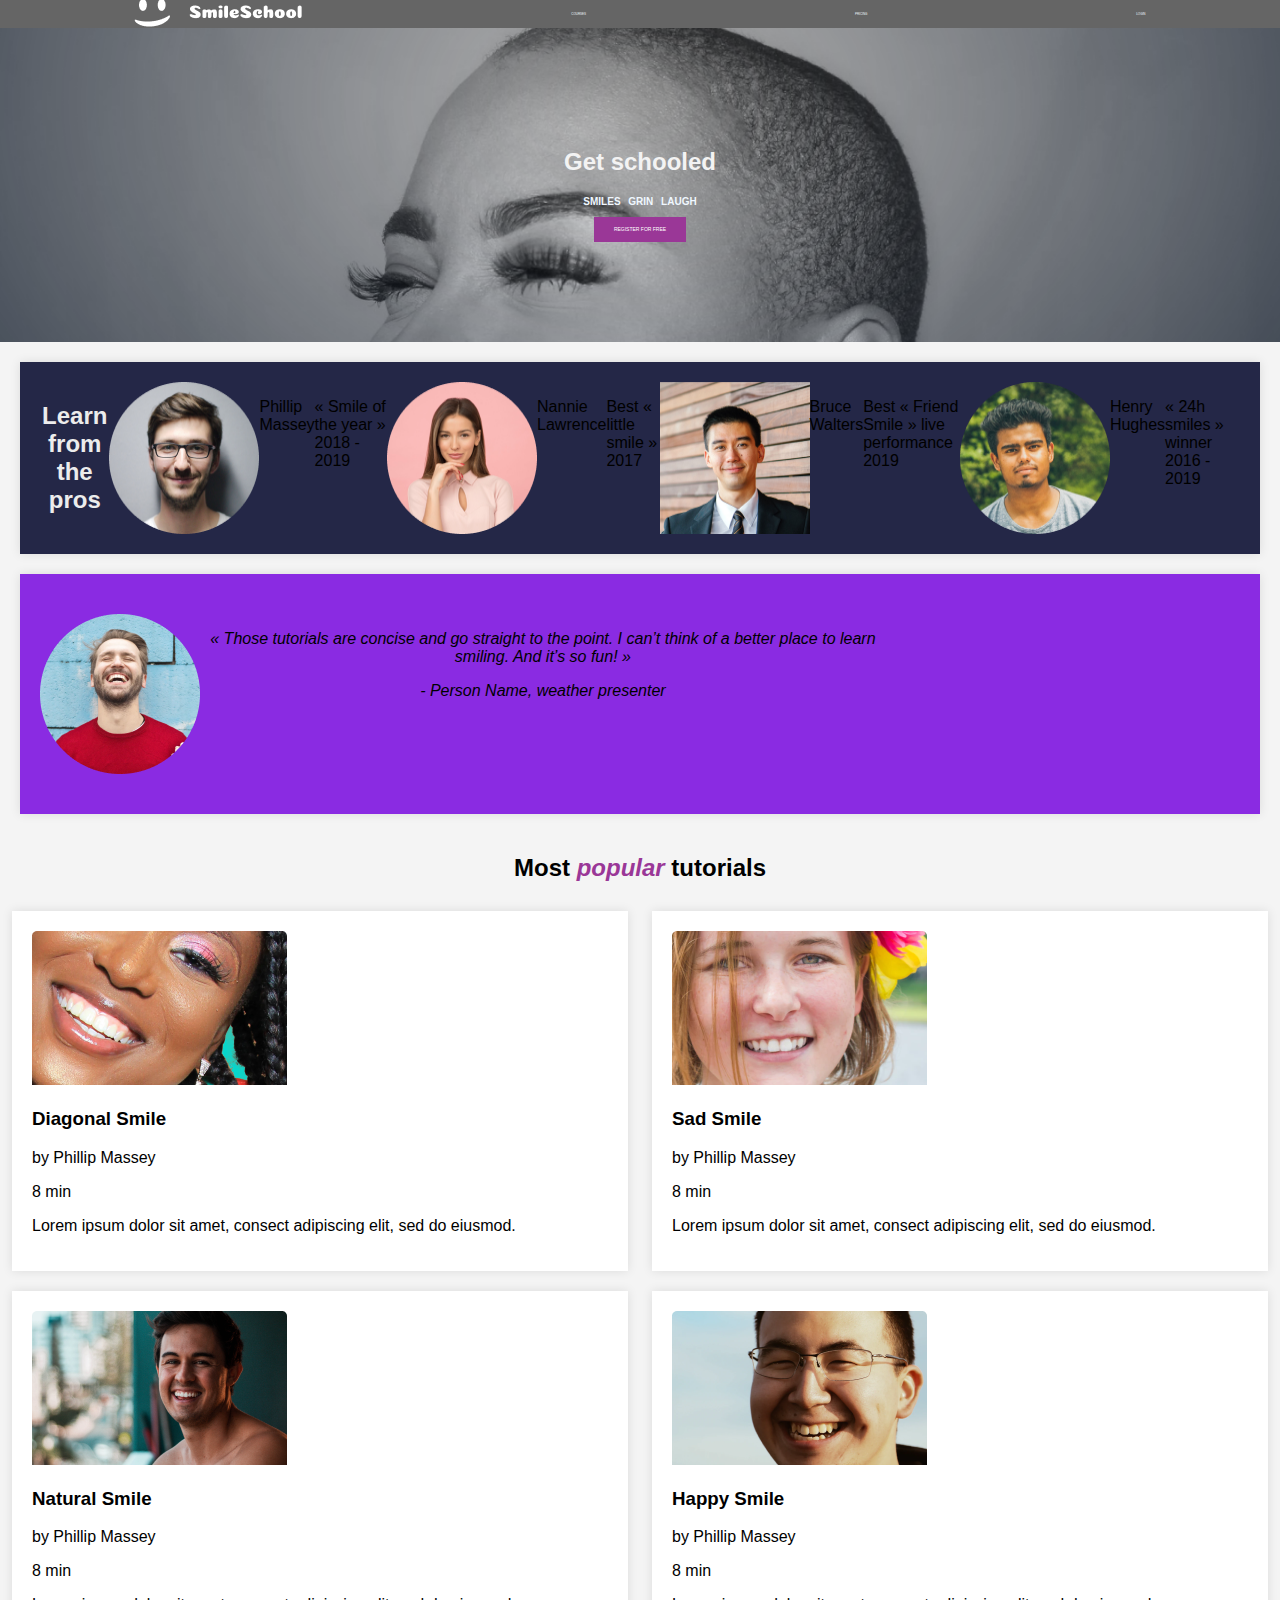
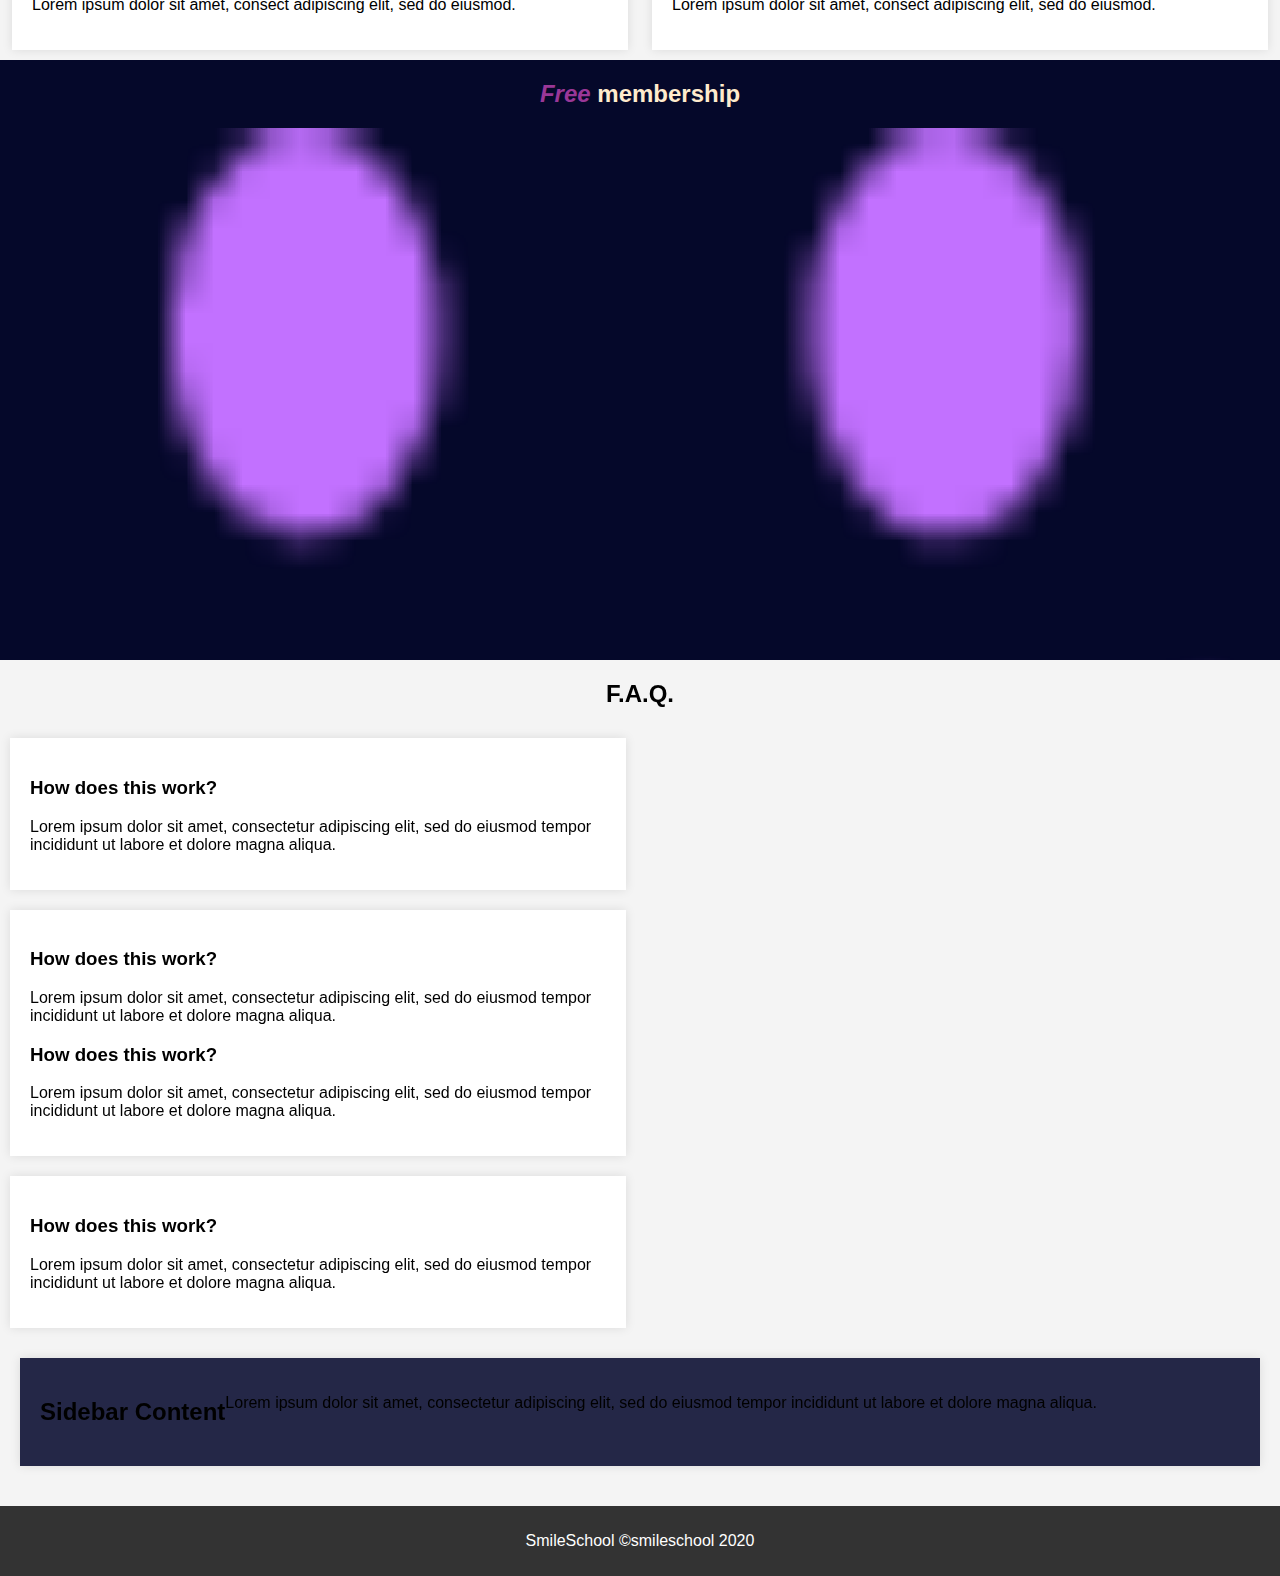
<file: css_advanced/index.html>
<!DOCTYPE html>
<html lang="en">
<head>
    <meta charset="UTF-8">
    <meta name="viewport" content="width=device-width, initial-scale=1.0">
    <title>Smile School</title>
    <style>
        .Friend{
            color: rgb(243, 243, 243);
        }
        a{
            color: aliceblue;
            text-decoration: none;
        }
    </style>
    <link href="base.css" rel="stylesheet">
    <link href="styles.css" rel="stylesheet">
    <style>
        h2{
            text-align: center;
        }
    </style>
</head>
<body class="works_on_smartphone">
    <header> <img src ="images/logo.png" alt="Smile School">
        <a href="#">COURSES</a>
        <a href="#">PRICING</a>
        <a href="#">LOGIN</a>
    </header>

    <div class="hero"> 
           
        </nav>
       
        <h2 class="Friend">Get schooled</h2>
        <h3 style="font-size: x-small;
        color: aliceblue;
        word-spacing: 5px;">SMILES    GRIN   LAUGH</h3>
        <button>REGISTER FOR FREE</button>
    </div>

    <main>
        <article>
            <section class="section">
                <h2 style="color: rgb(236, 236, 236);">Learn from the pros</h2>
                <img src="images/1.png" alt="a pic of phillip Massey"><p>Phillip Massey </p>
                <p>« Smile of the year » 
                     2018 - 2019</p>
               <img src="images/3.png" alt="nannie lawrence"> <p> Nannie Lawrence </p> <p>Best « little smile » 2017</p>
               <img src="images/2.png" alt="Bruce Walters"> <p> Bruce Walters </p> <p>Best « Friend Smile » live performance 2019</p>
              <img src="images/4.png " alt=" Henry Hughes">  <p> Henry Hughes</p> <p>« 24h smiles » winner 2016 - 2019</p>
            </section>

            <section class="section " style="background-color: blueviolet;">
                <div class="testimonial">
                    <img src="images/5.png" alt="">
                    <p>« Those tutorials are concise and go straight to the point. I can’t think of a better place to learn smiling. And it’s so fun! »</p>
                    <p>- Person Name, weather presenter</p>
                </div>
            </section>

            <article class="flex artical">
                <h2>Most <em>popular</em> tutorials</h2>
                <div class="tutorials">
                    <div class="tutorial">
                        <img src="images/9.png" alt="">
                        <h3>Diagonal Smile</h3>
                        <p>by Phillip Massey</p>
                        <p>8 min</p>
                        <p>Lorem ipsum dolor sit amet, consect adipiscing elit, sed do eiusmod.</p>
                    </div>
                    <div class="tutorial">
                        <img src="images/7.png" alt="">
                        <h3>Sad Smile</h3>
                        <p>by Phillip Massey</p>
                        <p>8 min</p>
                        <p>Lorem ipsum dolor sit amet, consect adipiscing elit, sed do eiusmod.</p>
                    </div>
                    <div class="tutorial">
                        <img src="images/8.png" alt="">
                        <h3>Natural Smile</h3>
                        <p>by Phillip Massey</p>
                        <p>8 min</p>
                        <p>Lorem ipsum dolor sit amet, consect adipiscing elit, sed do eiusmod.</p>
                    </div>
                    <div class="tutorial">
                        <img src="images/6.png" alt="">
                        <h3>Happy Smile</h3>
                        <p>by Phillip Massey</p>
                        <p>8 min</p>
                        <p>Lorem ipsum dolor sit amet, consect adipiscing elit, sed do eiusmod.</p>
                    </div>
                </div>
            </article>

            <article class="container">
                <h2 style="color: blanchedalmond;"><em>Free</em> membership</h2>
                <img src="images/smile.png" alt=""><p style="color: blanchedalmond;">Lorem ipsum dolor sit amet, consectetur adipiscing elit.</p>
                <button>REGISTER FOR FREE</button>
            </article>

            <article class=" faq">
                <h2 style="text-align: center;">F.A.Q.</h2>
                <div class="faq-item">
                    <h3>How does this work?</h3>
                    <p>Lorem ipsum dolor sit amet, consectetur adipiscing elit, sed do eiusmod tempor incididunt ut labore et dolore magna aliqua.</p>
                </div>
                <div class="faq-item">
                    <h3>How does this work?</h3>
                    <p>Lorem ipsum dolor sit amet, consectetur adipiscing elit, sed do eiusmod tempor incididunt ut labore et dolore magna aliqua.<class="faq-item">
                    <h3>How does this work?</h3>
                    <p>Lorem ipsum dolor sit amet, consectetur adipiscing elit, sed do eiusmod tempor incididunt ut labore et dolore magna aliqua.</p>
                </div>
                <div class="faq-item">
                    <h3>How does this work?</h3>
                    <p>Lorem ipsum dolor sit amet, consectetur adipiscing elit, sed do eiusmod tempor incididunt ut labore et dolore magna aliqua.</p>
                </div>
            </article>
        </article>

        <aside>
            <section class="section">
                <h2>Sidebar Content</h2>
                <p>Lorem ipsum dolor sit amet, consectetur adipiscing elit, sed do eiusmod tempor incididunt ut labore et dolore magna aliqua.</p>
            </section>
        </aside>
    </main>

    <footer>
        <p>SmileSchool ©smileschool 2020</p>
    </footer>
</body>
</html>
</file>
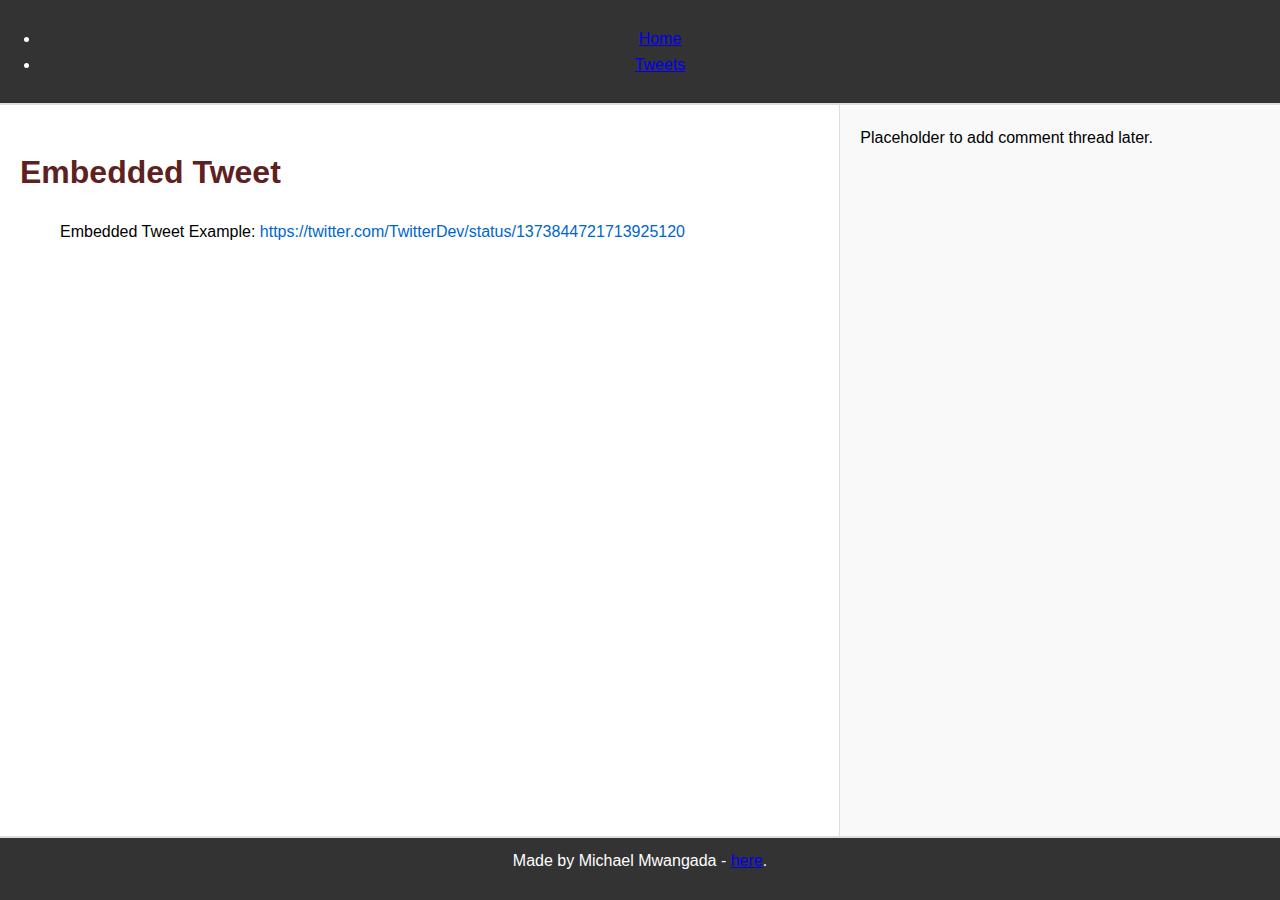
<file: css_basic/tweets.html>
<!DOCTYPE html>
<html lang="en">
<head>
    <meta charset="UTF-8">
    <meta name="viewport" content="width=device-width, initial-scale=1.0">
    <title>Tweets</title>
    <link href="base.css" rel="stylesheet">
<link href="styles.css" rel="stylesheet">
</head>
<body>
    <header>
        <ul>
            <li><a href="index.html">Home</a></li>
            <li><a href="tweets.html">Tweets</a></li>
        </ul>
    </header>

    <main>
        <article>
            <h1>Embedded Tweet</h1>
            <blockquote class="twitter-tweet">
                <p lang="en" dir="ltr">Embedded Tweet Example: <a href="https://twitter.com/TwitterDev/status/1373844721713925120">https://twitter.com/TwitterDev/status/1373844721713925120</a></p>
            </blockquote>
            <script async src="https://platform.twitter.com/widgets.js" charset="utf-8"></script>
        </article>

        <aside>
            <p>Placeholder to add comment thread later.</p>
        </aside>
    </main>

    <footer>
        <p>Made by Michael Mwangada - <a href="https://x.com/home" target="_parent">here</a>.</p>
    </footer>
</body>
</html>
</file>
<file: css_advanced/base.css>
/* Base CSS styling */
body {
    margin: 0;
    font-family: Arial, sans-serif;
    background-color: #f4f4f4;
}

header {
    background-color: #00000096;
    color: white;
    text-align: center;

    padding: 0.5Px 0;
    display: flex;
    flex-direction: row;
    height: 27px;
    justify-content: space-around;
    align-items: center;
    font-size: 3px;
}


nav {
    background-color: #444;
    padding: 10px 0;
    text-align: center;
}

nav a {
    color: white;
    margin: 0 15px;
    text-decoration: none;
}

nav a:hover {
    text-decoration: underline;
}

.hero {
    text-align: center;
    padding: 100px 200px;
    background-color: #e2e2e2;
    background-image: url(images/Object.png);
    background-size: cover;
}

section {
    padding: 20px;
    background-color: #242747;
    margin: 20px auto;
    max-width: 1200px;
    box-shadow: 0 0 10px rgba(0, 0, 0, 0.1);
    display: flex;
    img{
        float: inline-end;
    }
}
section h2 {
    text-align: center;
}

button {
    background-color: #9a3797;
    color: white;
    padding: 1px 20px;
    border: none;
    cursor: pointer;
    font-size: 1rem;
    height: 25px;
    text-align: center;
    font-size: 5px;
}

button:hover {
    background-color: #555;
    align-items: end;
}

.testimonial {
    text-align: center;
    font-style: italic;
    margin: 20px 0;
    img{
        float: left;
    }
    background-color: blueviolet;
    background-position: fit;
    background-size: cover;
}

.tutorials, .faq {
    display: flex;
    flex-wrap: wrap;
    justify-content: space-around;
}

.tutorial, .faq-item {
    width: 45%;
    background-color: #fff;
    margin: 10px;
    padding: 20px;
    box-shadow: 0 0 10px rgba(0, 0, 0, 0.1);
}

footer {
    background-color: #333;
    color: white;
    text-align: center;
    padding: 10px 0;
    margin-top: 20px;
}
footer{
    background-color: #333;
    color: white;
    text-align: center;
    padding: 10px 0;
}
flex article{
    display: flex;
    flex-direction: column;
}
.container{
    display: flex;
    height: 600px;
    flex-direction: column;
    background-color: #05082a;
    mask-border-repeat: 4px;
img{
    size-adjust: 5%;
}
}
em{color: #9a3797;}
.faq{
    display: flex;
    flex-direction: column;
    border: none;

}
</file>
<file: css_advanced/styles.css>
/* Custom styles for your page */
body {
    display: flex;
    flex-direction: column;
    min-height: 100vh;
}


header, footer {
    flex-shrink: 0;
}

article {
    flex: 2;
    overflow-y: auto;
}

aside {
    flex: 1;
    overflow-y: auto;
}

/* Responsive design for smartphones */
@media (max-width: 768px) {
    body {
        flex-direction: column;
    }

    main {
        flex-direction: column;
    }

    article, aside {
        flex: 1;
    }
}
.hero{
    ;
}
</file>
<file: css_basic/base.css>
/* base.css */

body {
    font-family: Arial, sans-serif;
    line-height: 1.6;
    margin: 0;
    padding: 0;
}

h1, h2, h3, h4, h5, h6 {
    color: #5d2121;
}

p {
    margin: 0 0 1em;
}
</file>
<file: css_basic/styles.css>
/* styles.css */

/* Set body and main as flex containers */
body {
    display: flex;
    flex-direction: column;
    margin: 0;
    padding: 0;
    height: 100vh;
}

main {
    display: flex;
    flex-direction: row;
    flex: auto;
}

/* Ensure the article and aside elements take up the correct proportions and can scroll */
article {
    flex: 2;
    overflow-y: auto;
    padding: 20px;
    box-sizing: border-box;
}

aside {
    flex: 1;
    overflow-y: auto;
    padding: 20px;
    box-sizing: border-box;
}

/* Basic styling for header and footer */
header, footer {
    background-color: #f8f9fa;
    padding: 20px;
    text-align: center;
}

header {
    border-bottom: 1px solid #ddd;
}

footer {
    border-top: 1px solid #ddd;
}
/* styles.css */

/* General styles */
body {
    font-family: Arial, sans-serif;
    margin: 0;
    padding: 0;
    background-color: #f4f4f4;
}

header, footer {
    background-color: #333;
    color: white;
    padding: 10px 0;
    text-align: center;
}

header {
    border-bottom: 2px solid #ddd;
}

footer {
    border-top: 2px solid #ddd;
}

main {
    display: flex;
    flex-direction: row;
    flex: auto;
}

article {
    flex: 2;
    overflow-y: auto;
    padding: 20px;
    background-color: #fff;
    border-right: 1px solid #ddd;
    box-sizing: border-box;
}

aside {
    flex: 1;
    overflow-y: auto;
    padding: 20px;
    background-color: #f9f9f9;
    box-sizing: border-box;
}

/* Logo styles */
.logo {
    font-size: 2em;
    margin-right: 10px;
}

/* Article-specific styles */
article h2 {
    color: #333;
}

article p {
    line-height: 1.6;
    margin: 10px 0;
}

article a {
    color: #0066cc;
    text-decoration: none;
}

article a:hover {
    text-decoration: underline;
}
</file>
